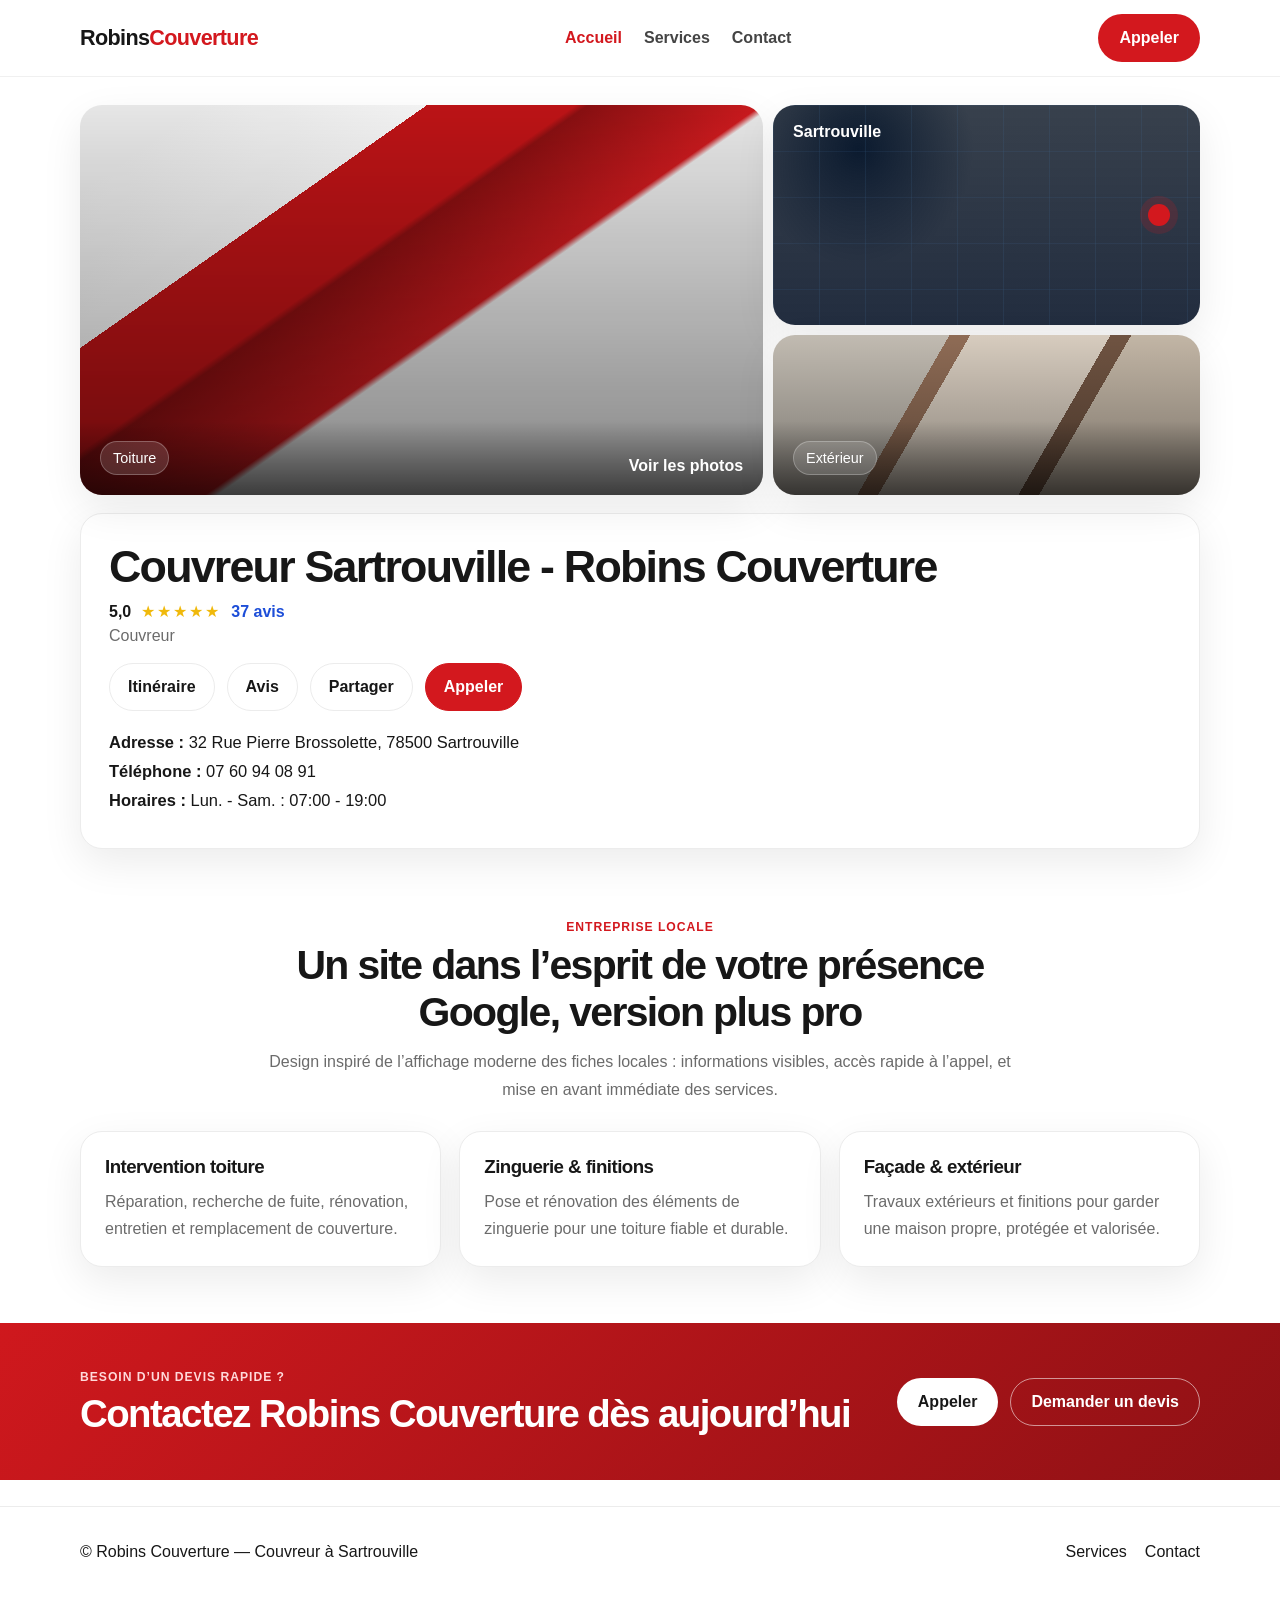
<file: index.html>
<!DOCTYPE html>
<html lang="fr">
<head>
  <meta charset="UTF-8" />
  <meta name="viewport" content="width=device-width, initial-scale=1.0" />
  <title>Robins Couverture | Couvreur à Sartrouville</title>
  <meta name="description" content="Robins Couverture, couvreur à Sartrouville : toiture, zinguerie, réparation, entretien, façade et extérieur." />
  <link rel="stylesheet" href="style.css" />
</head>
<body>
  <header class="topbar">
    <div class="container nav">
      <a class="brand" href="index.html">Robins<span>Couverture</span></a>
      <nav>
        <a href="index.html" class="active">Accueil</a>
        <a href="services.html">Services</a>
        <a href="contact.html">Contact</a>
      </nav>
      <a class="btn btn-red desktop-only" href="tel:0760940891">Appeler</a>
    </div>
  </header>

  <main>
    <section class="hero-card container">
      <div class="hero-grid">
        <div class="tile big red-roof">
          <div class="tile-overlay">
            <span class="chip">Toiture</span>
            <strong>Voir les photos</strong>
          </div>
        </div>
        <div class="tile map-tile">
          <div class="map-pin"></div>
          <div class="map-label">Sartrouville</div>
        </div>
        <div class="tile facade-tile">
          <div class="tile-overlay">
            <span class="chip">Extérieur</span>
          </div>
        </div>
      </div>

      <div class="business-card">
        <h1>Couvreur Sartrouville - Robins Couverture</h1>
        <div class="rating-line">
          <span class="score">5,0</span>
          <span class="stars">★★★★★</span>
          <span class="reviews">37 avis</span>
        </div>
        <p class="tagline">Couvreur</p>

        <div class="action-row">
          <a class="pill-btn" href="https://maps.google.com/?q=32+Rue+Pierre+Brossolette+78500+Sartrouville" target="_blank" rel="noreferrer">Itinéraire</a>
          <a class="pill-btn" href="contact.html">Avis</a>
          <a class="pill-btn" href="contact.html">Partager</a>
          <a class="pill-btn phone" href="tel:0760940891">Appeler</a>
        </div>

        <div class="info-list">
          <p><strong>Adresse :</strong> 32 Rue Pierre Brossolette, 78500 Sartrouville</p>
          <p><strong>Téléphone :</strong> 07 60 94 08 91</p>
          <p><strong>Horaires :</strong> Lun. - Sam. : 07:00 - 19:00</p>
        </div>
      </div>
    </section>

    <section class="container section">
      <div class="section-heading">
        <span class="eyebrow">Entreprise locale</span>
        <h2>Un site dans l’esprit de votre présence Google, version plus pro</h2>
        <p>
          Design inspiré de l’affichage moderne des fiches locales : informations visibles,
          accès rapide à l’appel, et mise en avant immédiate des services.
        </p>
      </div>

      <div class="feature-grid">
        <article class="feature-card">
          <h3>Intervention toiture</h3>
          <p>Réparation, recherche de fuite, rénovation, entretien et remplacement de couverture.</p>
        </article>
        <article class="feature-card">
          <h3>Zinguerie & finitions</h3>
          <p>Pose et rénovation des éléments de zinguerie pour une toiture fiable et durable.</p>
        </article>
        <article class="feature-card">
          <h3>Façade & extérieur</h3>
          <p>Travaux extérieurs et finitions pour garder une maison propre, protégée et valorisée.</p>
        </article>
      </div>
    </section>

    <section class="cta-band">
      <div class="container cta-inner">
        <div>
          <span class="eyebrow light">Besoin d’un devis rapide ?</span>
          <h2>Contactez Robins Couverture dès aujourd’hui</h2>
        </div>
        <div class="cta-actions">
          <a class="btn btn-light" href="tel:0760940891">Appeler</a>
          <a class="btn btn-outline-light" href="contact.html">Demander un devis</a>
        </div>
      </div>
    </section>
  </main>

  <footer class="footer">
    <div class="container footer-inner">
      <p>© Robins Couverture — Couvreur à Sartrouville</p>
      <div class="footer-links">
        <a href="services.html">Services</a>
        <a href="contact.html">Contact</a>
      </div>
    </div>
  </footer>
</body>
</html>
</file>
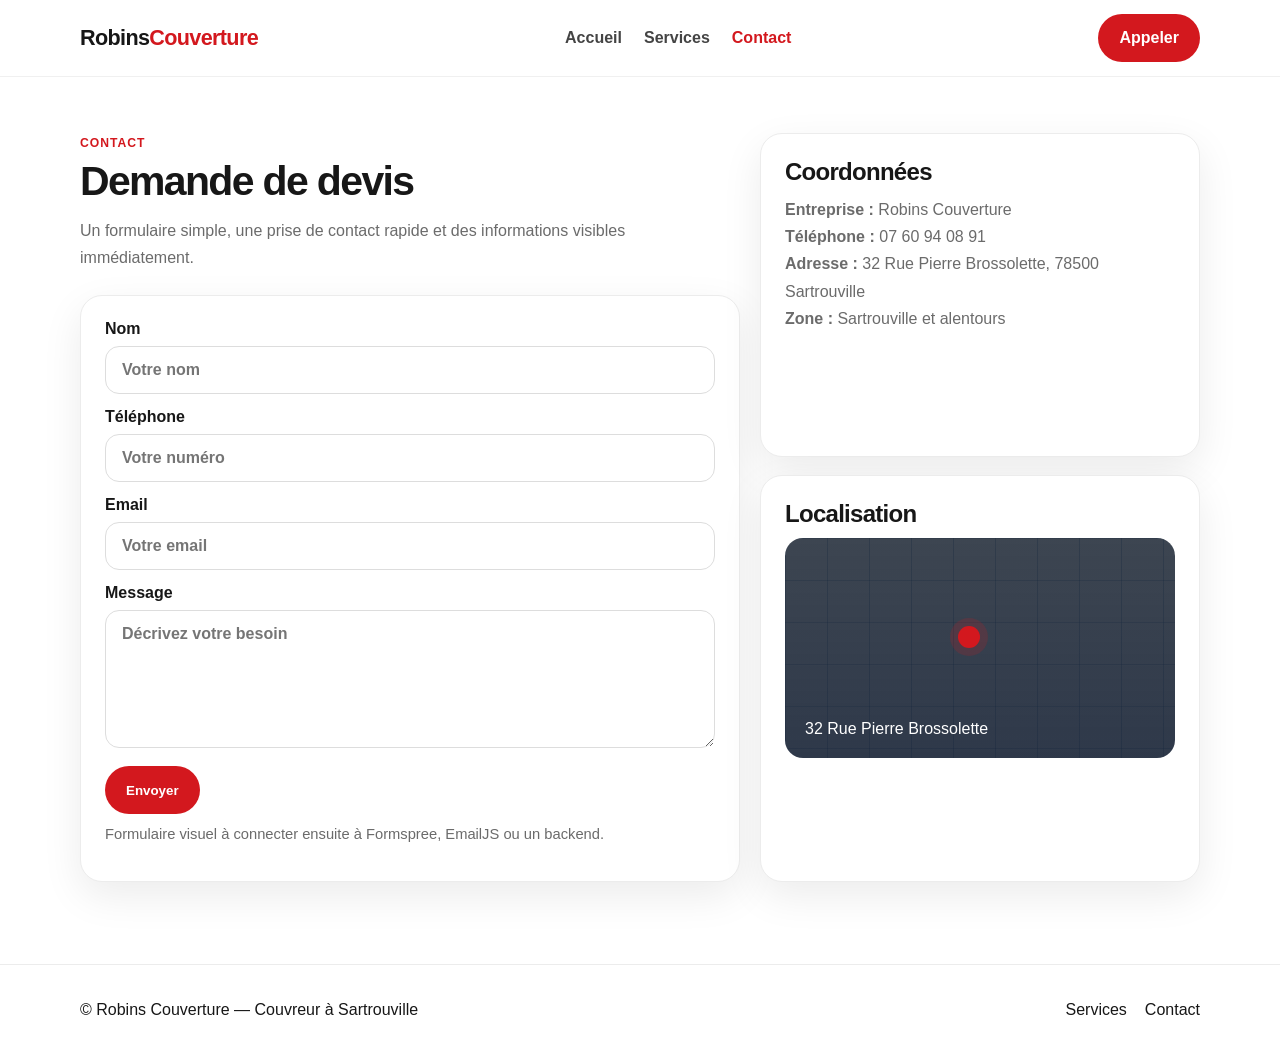
<file: contact.html>
<!DOCTYPE html>
<html lang="fr">
<head>
  <meta charset="UTF-8" />
  <meta name="viewport" content="width=device-width, initial-scale=1.0" />
  <title>Contact | Robins Couverture</title>
  <link rel="stylesheet" href="style.css" />
</head>
<body>
  <header class="topbar">
    <div class="container nav">
      <a class="brand" href="index.html">Robins<span>Couverture</span></a>
      <nav>
        <a href="index.html">Accueil</a>
        <a href="services.html">Services</a>
        <a href="contact.html" class="active">Contact</a>
      </nav>
      <a class="btn btn-red desktop-only" href="tel:0760940891">Appeler</a>
    </div>
  </header>

  <main class="container section contact-grid">
    <section>
      <div class="section-heading narrow left">
        <span class="eyebrow">Contact</span>
        <h1>Demande de devis</h1>
        <p>Un formulaire simple, une prise de contact rapide et des informations visibles immédiatement.</p>
      </div>

      <form class="contact-form" onsubmit="return false;">
        <label>Nom
          <input type="text" placeholder="Votre nom" />
        </label>
        <label>Téléphone
          <input type="tel" placeholder="Votre numéro" />
        </label>
        <label>Email
          <input type="email" placeholder="Votre email" />
        </label>
        <label>Message
          <textarea rows="6" placeholder="Décrivez votre besoin"></textarea>
        </label>
        <button class="btn btn-red" type="submit">Envoyer</button>
        <p class="small-note">Formulaire visuel à connecter ensuite à Formspree, EmailJS ou un backend.</p>
      </form>
    </section>

    <aside class="contact-side">
      <div class="contact-box">
        <h2>Coordonnées</h2>
        <p><strong>Entreprise :</strong> Robins Couverture</p>
        <p><strong>Téléphone :</strong> <a href="tel:0760940891">07 60 94 08 91</a></p>
        <p><strong>Adresse :</strong> 32 Rue Pierre Brossolette, 78500 Sartrouville</p>
        <p><strong>Zone :</strong> Sartrouville et alentours</p>
      </div>
      <div class="contact-box map-box">
        <h2>Localisation</h2>
        <div class="fake-map">
          <div class="map-pin"></div>
          <span>32 Rue Pierre Brossolette</span>
        </div>
      </div>
    </aside>
  </main>

  <footer class="footer">
    <div class="container footer-inner">
      <p>© Robins Couverture — Couvreur à Sartrouville</p>
      <div class="footer-links">
        <a href="services.html">Services</a>
        <a href="contact.html">Contact</a>
      </div>
    </div>
  </footer>
</body>
</html>
</file>
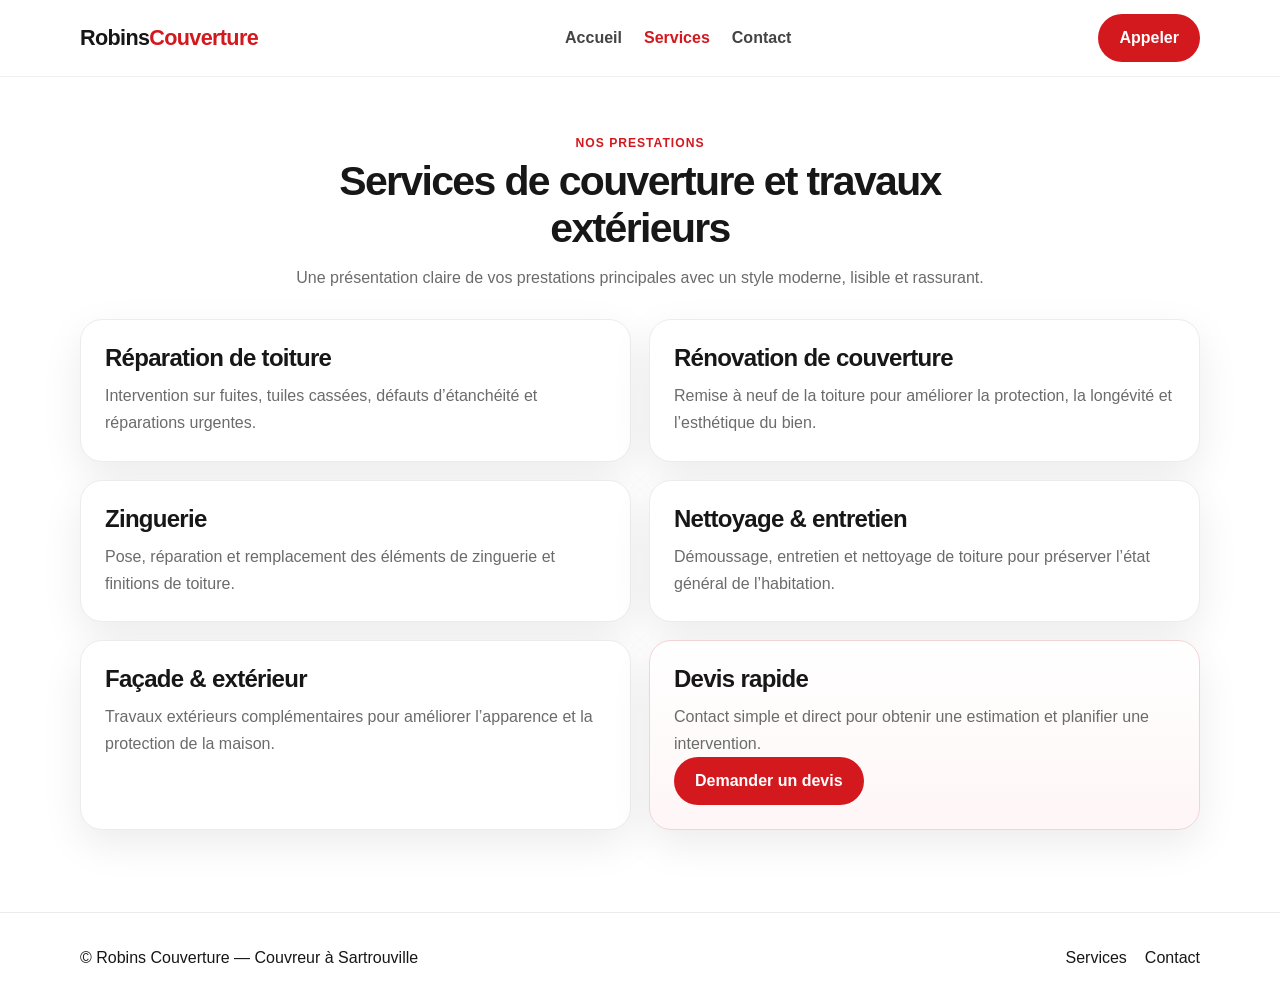
<file: services.html>
<!DOCTYPE html>
<html lang="fr">
<head>
  <meta charset="UTF-8" />
  <meta name="viewport" content="width=device-width, initial-scale=1.0" />
  <title>Services | Robins Couverture</title>
  <link rel="stylesheet" href="style.css" />
</head>
<body>
  <header class="topbar">
    <div class="container nav">
      <a class="brand" href="index.html">Robins<span>Couverture</span></a>
      <nav>
        <a href="index.html">Accueil</a>
        <a href="services.html" class="active">Services</a>
        <a href="contact.html">Contact</a>
      </nav>
      <a class="btn btn-red desktop-only" href="tel:0760940891">Appeler</a>
    </div>
  </header>

  <main class="container section">
    <div class="section-heading narrow">
      <span class="eyebrow">Nos prestations</span>
      <h1>Services de couverture et travaux extérieurs</h1>
      <p>Une présentation claire de vos prestations principales avec un style moderne, lisible et rassurant.</p>
    </div>

    <div class="service-list">
      <article class="service-card">
        <h2>Réparation de toiture</h2>
        <p>Intervention sur fuites, tuiles cassées, défauts d’étanchéité et réparations urgentes.</p>
      </article>
      <article class="service-card">
        <h2>Rénovation de couverture</h2>
        <p>Remise à neuf de la toiture pour améliorer la protection, la longévité et l’esthétique du bien.</p>
      </article>
      <article class="service-card">
        <h2>Zinguerie</h2>
        <p>Pose, réparation et remplacement des éléments de zinguerie et finitions de toiture.</p>
      </article>
      <article class="service-card">
        <h2>Nettoyage & entretien</h2>
        <p>Démoussage, entretien et nettoyage de toiture pour préserver l’état général de l’habitation.</p>
      </article>
      <article class="service-card">
        <h2>Façade & extérieur</h2>
        <p>Travaux extérieurs complémentaires pour améliorer l’apparence et la protection de la maison.</p>
      </article>
      <article class="service-card highlight">
        <h2>Devis rapide</h2>
        <p>Contact simple et direct pour obtenir une estimation et planifier une intervention.</p>
        <a class="btn btn-red" href="contact.html">Demander un devis</a>
      </article>
    </div>
  </main>

  <footer class="footer">
    <div class="container footer-inner">
      <p>© Robins Couverture — Couvreur à Sartrouville</p>
      <div class="footer-links">
        <a href="services.html">Services</a>
        <a href="contact.html">Contact</a>
      </div>
    </div>
  </footer>
</body>
</html>
</file>
<file: style.css>
:root{
  --red:#d3181e;
  --red-dark:#b51217;
  --text:#171717;
  --muted:#6b6b6b;
  --line:#ececec;
  --bg:#ffffff;
  --soft:#f7f7f8;
  --shadow:0 14px 40px rgba(0,0,0,.08);
  --radius:22px;
}
*{box-sizing:border-box}
html{scroll-behavior:smooth}
body{
  margin:0;
  font-family:Inter,Arial,Helvetica,sans-serif;
  color:var(--text);
  background:var(--bg);
}
a{text-decoration:none;color:inherit}
.container{width:min(1120px,calc(100% - 32px));margin:0 auto}
.topbar{
  position:sticky;top:0;z-index:20;
  background:rgba(255,255,255,.92);
  border-bottom:1px solid rgba(0,0,0,.06);
  backdrop-filter:blur(10px);
}
.nav{
  min-height:76px;
  display:flex;align-items:center;justify-content:space-between;gap:18px;
}
.brand{font-size:1.35rem;font-weight:800;letter-spacing:-.03em}
.brand span{color:var(--red)}
nav{display:flex;gap:22px;align-items:center}
nav a{color:#444;font-weight:600}
nav a.active, nav a:hover{color:var(--red)}
.btn{
  display:inline-flex;align-items:center;justify-content:center;
  min-height:48px;padding:0 20px;border-radius:999px;font-weight:700;
  transition:.2s ease; border:1px solid transparent;
}
.btn-red{background:var(--red);color:#fff}
.btn-red:hover{background:var(--red-dark)}
.btn-light{background:#fff;color:var(--text)}
.btn-outline-light{border-color:rgba(255,255,255,.55);color:#fff}
.hero-card{padding:28px 0 12px}
.hero-grid{
  display:grid;
  grid-template-columns:1.6fr 1fr;
  grid-template-rows:220px 160px;
  gap:10px;
  margin-bottom:18px;
}
.tile{
  border-radius:var(--radius);
  overflow:hidden;
  position:relative;
  background:linear-gradient(135deg,#f0f0f0,#d9d9d9);
  box-shadow:var(--shadow);
}
.big{grid-row:1 / span 2}
.red-roof{
  background:
    linear-gradient(180deg, rgba(0,0,0,.05), rgba(0,0,0,.45)),
    linear-gradient(145deg, #f2f2f2 10%, #ffffff 28%, #c51417 28%, #c51417 40%, #8f1012 41%, #d31b1f 55%, #f2f2f2 56%);
  background-size:cover;
}
.map-tile{
  background:
    linear-gradient(rgba(6,17,32,.8), rgba(10,22,42,.9)),
    radial-gradient(circle at 20% 20%, #1f4068 0, transparent 30%);
}
.map-tile::before{
  content:"";
  position:absolute; inset:0;
  background-image:
    linear-gradient(90deg, rgba(69,115,162,.3) 1px, transparent 1px),
    linear-gradient(rgba(69,115,162,.25) 1px, transparent 1px);
  background-size:46px 46px;
  opacity:.55;
}
.facade-tile{
  background:
    linear-gradient(180deg, rgba(0,0,0,.1), rgba(0,0,0,.45)),
    linear-gradient(120deg,#d7d0c5 0 34%, #9f785f 34% 38%, #efe3d4 38% 65%, #7c5d49 65% 69%, #d8cab8 69%);
}
.tile-overlay{
  position:absolute; left:0; right:0; bottom:0;
  display:flex; align-items:flex-end; justify-content:space-between;
  padding:20px; color:#fff;
  background:linear-gradient(180deg, transparent, rgba(0,0,0,.55));
}
.chip{
  display:inline-flex; align-items:center;
  background:rgba(255,255,255,.14);
  border:1px solid rgba(255,255,255,.25);
  color:#fff; padding:8px 12px; border-radius:999px; font-size:.9rem;
}
.map-label{
  position:absolute; left:20px; top:18px; color:#fff; font-weight:700; z-index:2;
}
.map-pin{
  position:absolute; right:30px; top:50%; transform:translateY(-50%);
  width:22px; height:22px; background:var(--red); border-radius:50%;
  box-shadow:0 0 0 8px rgba(211,24,30,.18);
  z-index:2;
}
.business-card{
  background:#fff;
  border:1px solid var(--line);
  border-radius:var(--radius);
  padding:28px;
  box-shadow:var(--shadow);
}
.business-card h1{margin:0 0 12px;font-size:clamp(1.8rem,3.5vw,3rem);line-height:1.08;letter-spacing:-.04em}
.rating-line{
  display:flex;align-items:center;gap:10px;flex-wrap:wrap;
  margin-bottom:6px;font-size:1rem;
}
.score{font-weight:700}
.stars{color:#f0b90b; letter-spacing:2px}
.reviews{color:#1d4ed8;font-weight:600}
.tagline{color:var(--muted);margin:0 0 18px}
.action-row{display:flex;flex-wrap:wrap;gap:12px;margin-bottom:22px}
.pill-btn{
  min-height:48px;padding:0 18px;border-radius:999px;
  display:inline-flex;align-items:center;justify-content:center;
  border:1px solid var(--line); background:#fff; font-weight:700;
}
.pill-btn:hover{border-color:#d8d8d8; transform:translateY(-1px)}
.pill-btn.phone{background:var(--red); color:#fff; border-color:var(--red)}
.info-list p{margin:0 0 10px;font-size:1.03rem}
.section{padding:56px 0}
.section-heading{max-width:760px;margin:0 auto 28px;text-align:center}
.section-heading.left{text-align:left;margin:0 0 24px}
.section-heading.narrow{max-width:740px}
.eyebrow{
  display:inline-block; color:var(--red); font-weight:800;
  text-transform:uppercase; letter-spacing:.08em; font-size:.76rem; margin-bottom:8px;
}
.eyebrow.light{color:#ffd9da}
.section-heading h2,
.section-heading h1{margin:0 0 12px; font-size:clamp(1.8rem,3.2vw,2.7rem); letter-spacing:-.04em}
.section-heading p{margin:0; color:var(--muted); line-height:1.7}
.feature-grid{
  display:grid; grid-template-columns:repeat(3,1fr); gap:18px;
}
.feature-card, .service-card, .contact-box{
  background:#fff; border:1px solid var(--line); border-radius:22px; padding:24px; box-shadow:var(--shadow);
}
.feature-card h3, .service-card h2, .contact-box h2{margin:0 0 10px; letter-spacing:-.03em}
.feature-card p, .service-card p, .contact-box p{margin:0; color:var(--muted); line-height:1.7}
.cta-band{
  background:linear-gradient(135deg, #cf181d, #8f1115);
  color:#fff;
  padding:44px 0;
}
.cta-inner{
  display:flex; align-items:center; justify-content:space-between; gap:20px;
}
.cta-inner h2{margin:0; font-size:clamp(1.5rem,3vw,2.4rem); letter-spacing:-.04em}
.cta-actions{display:flex; gap:12px; flex-wrap:wrap}
.service-list{
  display:grid; grid-template-columns:repeat(2,1fr); gap:18px;
}
.service-card.highlight{
  background:linear-gradient(180deg,#fff,#fff6f6);
  border-color:#f3d3d4;
}
.contact-grid{
  display:grid; grid-template-columns:1.2fr .8fr; gap:20px;
}
.contact-form{
  background:#fff; border:1px solid var(--line); border-radius:22px; padding:24px; box-shadow:var(--shadow);
}
.contact-form label{
  display:block; font-weight:700; margin-bottom:14px;
}
.contact-form input, .contact-form textarea{
  width:100%; margin-top:8px; border:1px solid #ddd; border-radius:14px;
  padding:14px 16px; font:inherit; outline:none; background:#fff;
}
.contact-form input:focus, .contact-form textarea:focus{border-color:#ef9da0; box-shadow:0 0 0 4px rgba(211,24,30,.08)}
.small-note{font-size:.92rem; color:var(--muted); margin-top:12px}
.contact-side{display:grid; gap:18px}
.fake-map{
  position:relative; min-height:220px; border-radius:18px; overflow:hidden;
  background:
    linear-gradient(rgba(6,17,32,.78), rgba(10,22,42,.85)),
    linear-gradient(90deg, rgba(69,115,162,.3) 1px, transparent 1px),
    linear-gradient(rgba(69,115,162,.25) 1px, transparent 1px);
  background-size:auto,42px 42px,42px 42px;
  color:#fff;
  display:flex; align-items:flex-end; padding:20px;
}
.fake-map .map-pin{right:50%; top:45%}
.footer{border-top:1px solid var(--line); padding:20px 0; margin-top:26px}
.footer-inner{display:flex;align-items:center;justify-content:space-between;gap:16px}
.footer-links{display:flex;gap:18px}
@media (max-width: 900px){
  .hero-grid{grid-template-columns:1fr; grid-template-rows:220px 150px 150px}
  .big{grid-row:auto}
  .feature-grid, .service-list, .contact-grid{grid-template-columns:1fr}
  .cta-inner, .footer-inner, .nav{flex-direction:column; align-items:flex-start}
  nav{flex-wrap:wrap}
}
@media (max-width: 640px){
  .desktop-only{display:none}
  .container{width:min(100% - 22px, 1120px)}
  .business-card{padding:22px}
  .action-row{gap:10px}
  .pill-btn{width:100%}
}
</file>
